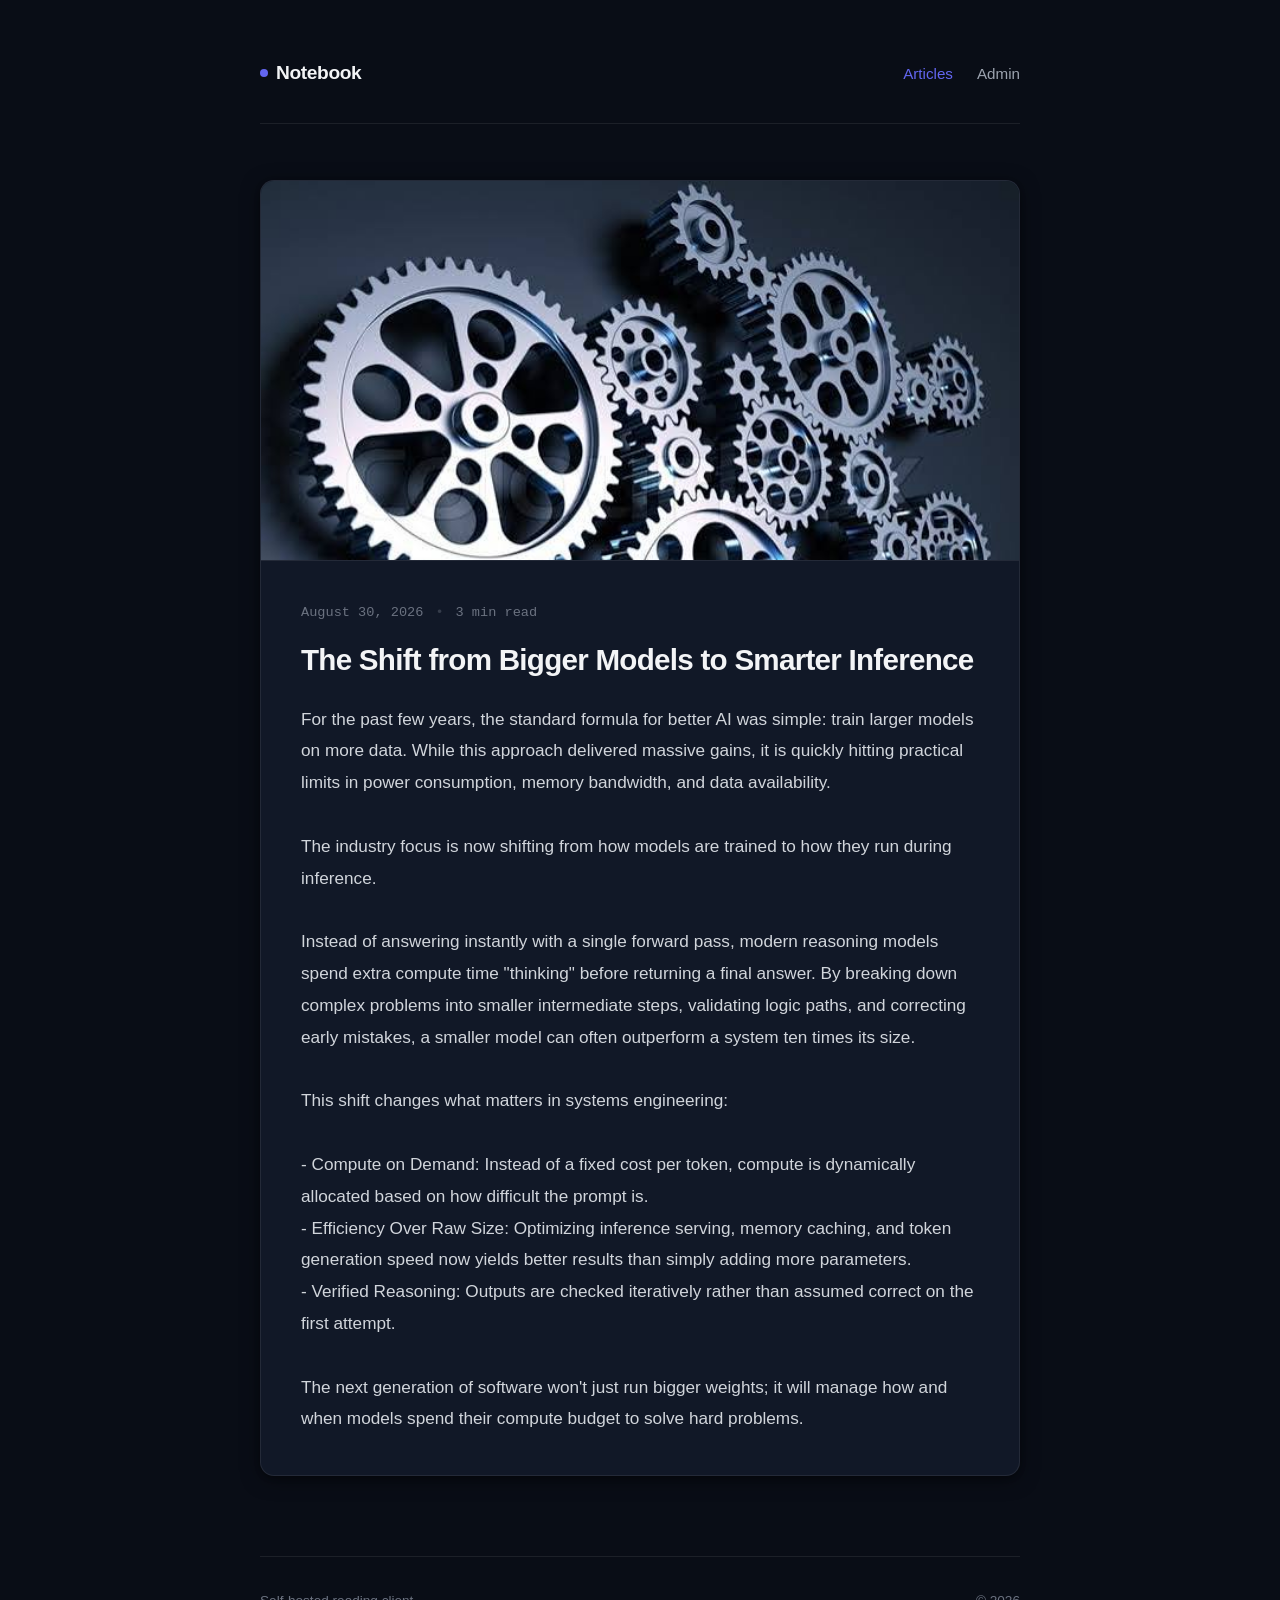
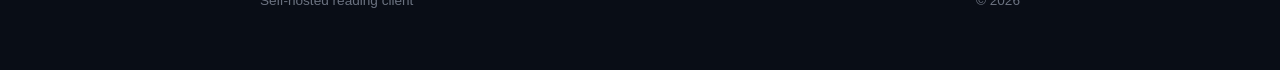
<file: index.html>
<!DOCTYPE html>
<html lang="en">
<head>
  <meta charset="UTF-8">
  <meta name="viewport" content="width=device-width, initial-scale=1.0">
  <title>Notebook</title>
  <link rel="stylesheet" href="style.css">
</head>
<body>

  <div class="wrapper">
    <header class="site-header">
      <a href="index.html" class="brand-title">Notebook</a>
      <nav class="nav-menu">
        <a href="index.html" class="nav-link active">Articles</a>
        <a href="admin.html" class="nav-link">Admin</a>
      </nav>
    </header>

    <main id="feed" class="feed-container">
      <!-- Injected by app.js -->
    </main>

    <footer class="site-footer">
      <span>Self-hosted reading client</span>
      <span>&copy; 2026</span>
    </footer>
  </div>

  <script src="app.js"></script>
</body>
</html>
</file>
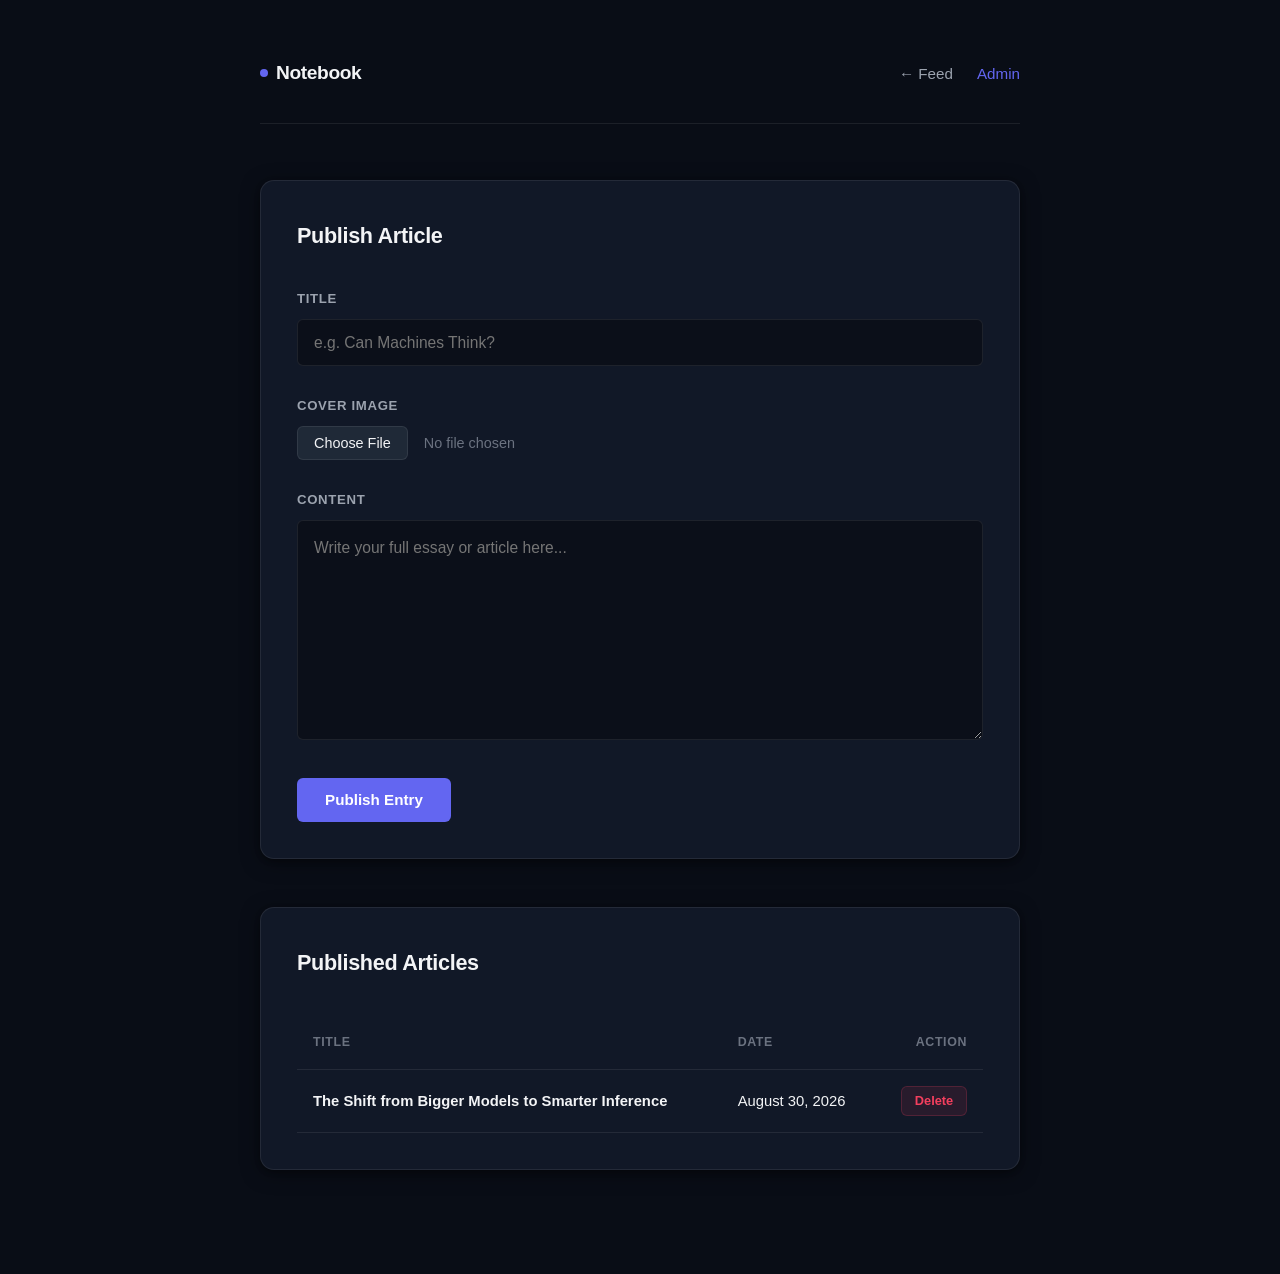
<file: admin.html>
<!DOCTYPE html>
<html lang="en">
<head>
  <meta charset="UTF-8">
  <meta name="viewport" content="width=device-width, initial-scale=1.0">
  <title>Admin - Notebook</title>
  <link rel="stylesheet" href="style.css">
</head>
<body>

  <div class="wrapper">
    <header class="site-header">
      <a href="index.html" class="brand-title">Notebook</a>
      <nav class="nav-menu">
        <a href="index.html" class="nav-link">← Feed</a>
        <a href="admin.html" class="nav-link active">Admin</a>
      </nav>
    </header>

    <main>
      <!-- Publish Panel -->
      <section class="admin-card">
        <h2 class="card-heading">Publish Article</h2>
        <form id="post-form">
          <div class="form-group">
            <label class="form-label" for="title">Title</label>
            <input type="text" id="title" class="form-input" required placeholder="e.g. Can Machines Think?">
          </div>

          <div class="form-group">
            <label class="form-label" for="image">Cover Image</label>
            <input type="file" id="image" class="form-file-input" accept="image/*">
          </div>

          <div class="form-group">
            <label class="form-label" for="content">Content</label>
            <textarea id="content" class="form-textarea" required placeholder="Write your full essay or article here..."></textarea>
          </div>

          <button type="submit" class="btn-primary">Publish Entry</button>
        </form>
      </section>

      <!-- Manage List -->
      <section class="admin-card">
        <h2 class="card-heading">Published Articles</h2>
        <div class="table-responsive">
          <table class="data-table">
            <thead>
              <tr>
                <th>Title</th>
                <th>Date</th>
                <th style="text-align: right;">Action</th>
              </tr>
            </thead>
            <tbody id="posts-table-body">
              <!-- Injected by app.js -->
            </tbody>
          </table>
        </div>
      </section>
    </main>
  </div>

  <script src="app.js"></script>
</body>
</html>
</file>
<file: style.css>
/* ==========================================================================
   1. DESIGN TOKENS & SYSTEM VARIABLES
   ========================================================================== */
:root {
  /* Color Palette - Slate & Indigo Base */
  --bg-canvas: #090d16;
  --bg-surface: #111827;
  --bg-surface-elevated: #1f2937;
  --bg-input: #0b0f19;
  
  --border-subtle: rgba(255, 255, 255, 0.08);
  --border-focus: #6366f1;
  
  /* Semantic Text Colors */
  --text-main: #f3f4f6;
  --text-body: #d1d5db;
  --text-muted: #9ca3af;
  --text-dim: #6b7280;
  
  /* Brand & Accents */
  --primary: #6366f1;
  --primary-hover: #4f46e5;
  --danger: #f43f5e;
  --danger-hover: #e11d48;
  --danger-surface: rgba(244, 63, 94, 0.1);
  
  /* Typography Scale */
  --font-sans: -apple-system, BlinkMacSystemFont, "Inter", "Segoe UI", Roboto, sans-serif;
  --font-mono: ui-monospace, SFMono-Regular, "SF Mono", Menlo, Consolas, monospace;
  
  /* Spacing & Layout */
  --container-max: 760px;
  --radius-sm: 6px;
  --radius-md: 10px;
  --radius-lg: 14px;
  
  /* Elevation / Shadows */
  --shadow-card: 0 4px 20px -2px rgba(0, 0, 0, 0.5), 0 2px 6px -1px rgba(0, 0, 0, 0.3);
}

/* ==========================================================================
   2. CSS RESET & GLOBAL BASE
   ========================================================================== */
*, *::before, *::after {
  box-sizing: border-box;
  margin: 0;
  padding: 0;
}

html {
  color-scheme: dark;
}

body {
  background-color: var(--bg-canvas);
  color: var(--text-body);
  font-family: var(--font-sans);
  font-size: 16px;
  line-height: 1.8;
  padding: 3.5rem 1.25rem;
  display: flex;
  justify-content: center;
  -webkit-font-smoothing: antialiased;
  -moz-osx-font-smoothing: grayscale;
}

.wrapper {
  width: 100%;
  max-width: var(--container-max);
}

/* ==========================================================================
   3. SITE HEADER & NAVIGATION
   ========================================================================== */
.site-header {
  display: flex;
  justify-content: space-between;
  align-items: center;
  padding-bottom: 2rem;
  border-bottom: 1px solid var(--border-subtle);
  margin-bottom: 3.5rem;
}

.brand-title {
  font-size: 1.2rem;
  font-weight: 700;
  letter-spacing: -0.02em;
  color: var(--text-main);
  text-decoration: none;
  display: inline-flex;
  align-items: center;
  gap: 0.5rem;
}

.brand-title::before {
  content: "";
  display: inline-block;
  width: 8px;
  height: 8px;
  border-radius: 50%;
  background-color: var(--primary);
}

.nav-menu {
  display: flex;
  gap: 1.5rem;
}

.nav-link {
  color: var(--text-muted);
  text-decoration: none;
  font-size: 0.95rem;
  font-weight: 500;
  transition: color 0.15s ease;
}

.nav-link:hover {
  color: var(--text-main);
}

.nav-link.active {
  color: var(--primary);
}

/* ==========================================================================
   4. ARTICLE FEED & EDITORIAL TYPOGRAPHY
   ========================================================================== */
.feed-container {
  display: flex;
  flex-direction: column;
  gap: 3.5rem;
}

.article-card {
  background-color: var(--bg-surface);
  border: 1px solid var(--border-subtle);
  border-radius: var(--radius-lg);
  overflow: hidden;
  box-shadow: var(--shadow-card);
  transition: transform 0.2s ease, border-color 0.2s ease;
}

.article-card:hover {
  border-color: rgba(255, 255, 255, 0.15);
}

.article-cover-wrap {
  width: 100%;
  max-height: 380px;
  overflow: hidden;
  border-bottom: 1px solid var(--border-subtle);
  background-color: var(--bg-input);
}

.article-cover {
  width: 100%;
  height: 100%;
  object-fit: cover;
  display: block;
}

.article-inner {
  padding: 2.5rem;
}

.article-meta {
  display: flex;
  align-items: center;
  gap: 0.75rem;
  font-size: 0.85rem;
  font-family: var(--font-mono);
  color: var(--text-dim);
  margin-bottom: 1rem;
}

.article-meta span.separator {
  opacity: 0.4;
}

.article-title {
  font-size: 1.85rem;
  font-weight: 800;
  line-height: 1.3;
  letter-spacing: -0.025em;
  color: var(--text-main);
  margin-bottom: 1.5rem;
}

.article-prose {
  font-size: 1.075rem;
  color: var(--text-body);
  line-height: 1.85;
  white-space: pre-line;
}

.empty-state {
  text-align: center;
  padding: 5rem 1.5rem;
  color: var(--text-muted);
  border: 1px dashed var(--border-subtle);
  border-radius: var(--radius-lg);
}

/* ==========================================================================
   5. ADMIN FORMS & DATA TABLES
   ========================================================================== */
.admin-card {
  background-color: var(--bg-surface);
  border: 1px solid var(--border-subtle);
  border-radius: var(--radius-lg);
  padding: 2.25rem;
  margin-bottom: 3rem;
  box-shadow: var(--shadow-card);
}

.card-heading {
  font-size: 1.35rem;
  font-weight: 700;
  color: var(--text-main);
  letter-spacing: -0.015em;
  margin-bottom: 2rem;
}

.form-group {
  margin-bottom: 1.75rem;
}

.form-label {
  display: block;
  font-size: 0.825rem;
  font-weight: 600;
  letter-spacing: 0.05em;
  text-transform: uppercase;
  color: var(--text-muted);
  margin-bottom: 0.5rem;
}

.form-input,
.form-textarea {
  width: 100%;
  background-color: var(--bg-input);
  border: 1px solid var(--border-subtle);
  border-radius: var(--radius-sm);
  padding: 0.85rem 1rem;
  color: var(--text-main);
  font-size: 0.975rem;
  font-family: inherit;
  transition: border-color 0.15s ease, box-shadow 0.15s ease;
}

.form-input:focus,
.form-textarea:focus {
  outline: none;
  border-color: var(--border-focus);
  box-shadow: 0 0 0 3px rgba(99, 102, 241, 0.2);
}

.form-textarea {
  min-height: 220px;
  resize: vertical;
  line-height: 1.7;
}

.form-file-input {
  display: block;
  width: 100%;
  font-size: 0.9rem;
  color: var(--text-dim);
  cursor: pointer;
}

.form-file-input::file-selector-button {
  background-color: var(--bg-surface-elevated);
  color: var(--text-main);
  border: 1px solid var(--border-subtle);
  padding: 0.5rem 1rem;
  border-radius: var(--radius-sm);
  cursor: pointer;
  margin-right: 1rem;
  transition: background-color 0.15s ease;
}

.form-file-input::file-selector-button:hover {
  background-color: #374151;
}

.btn-primary {
  display: inline-flex;
  justify-content: center;
  align-items: center;
  background-color: var(--primary);
  color: #ffffff;
  font-weight: 600;
  font-size: 0.95rem;
  padding: 0.85rem 1.75rem;
  border: none;
  border-radius: var(--radius-sm);
  cursor: pointer;
  transition: background-color 0.15s ease;
}

.btn-primary:hover {
  background-color: var(--primary-hover);
}

/* Management Table */
.table-responsive {
  width: 100%;
  overflow-x: auto;
}

.data-table {
  width: 100%;
  border-collapse: collapse;
  text-align: left;
  font-size: 0.925rem;
}

.data-table th, 
.data-table td {
  padding: 1rem;
  border-bottom: 1px solid var(--border-subtle);
}

.data-table th {
  color: var(--text-dim);
  font-size: 0.775rem;
  text-transform: uppercase;
  letter-spacing: 0.05em;
  font-weight: 600;
}

.data-table td {
  color: var(--text-main);
}

.btn-action-delete {
  background-color: var(--danger-surface);
  color: var(--danger);
  border: 1px solid rgba(244, 63, 94, 0.2);
  padding: 0.4rem 0.8rem;
  border-radius: var(--radius-sm);
  font-size: 0.8rem;
  font-weight: 600;
  cursor: pointer;
  transition: all 0.15s ease;
}

.btn-action-delete:hover {
  background-color: var(--danger);
  color: #ffffff;
}

/* ==========================================================================
   6. SITE FOOTER
   ========================================================================== */
.site-footer {
  margin-top: 5rem;
  padding-top: 2rem;
  border-top: 1px solid var(--border-subtle);
  display: flex;
  justify-content: space-between;
  align-items: center;
  font-size: 0.85rem;
  color: var(--text-dim);
}
</file>
